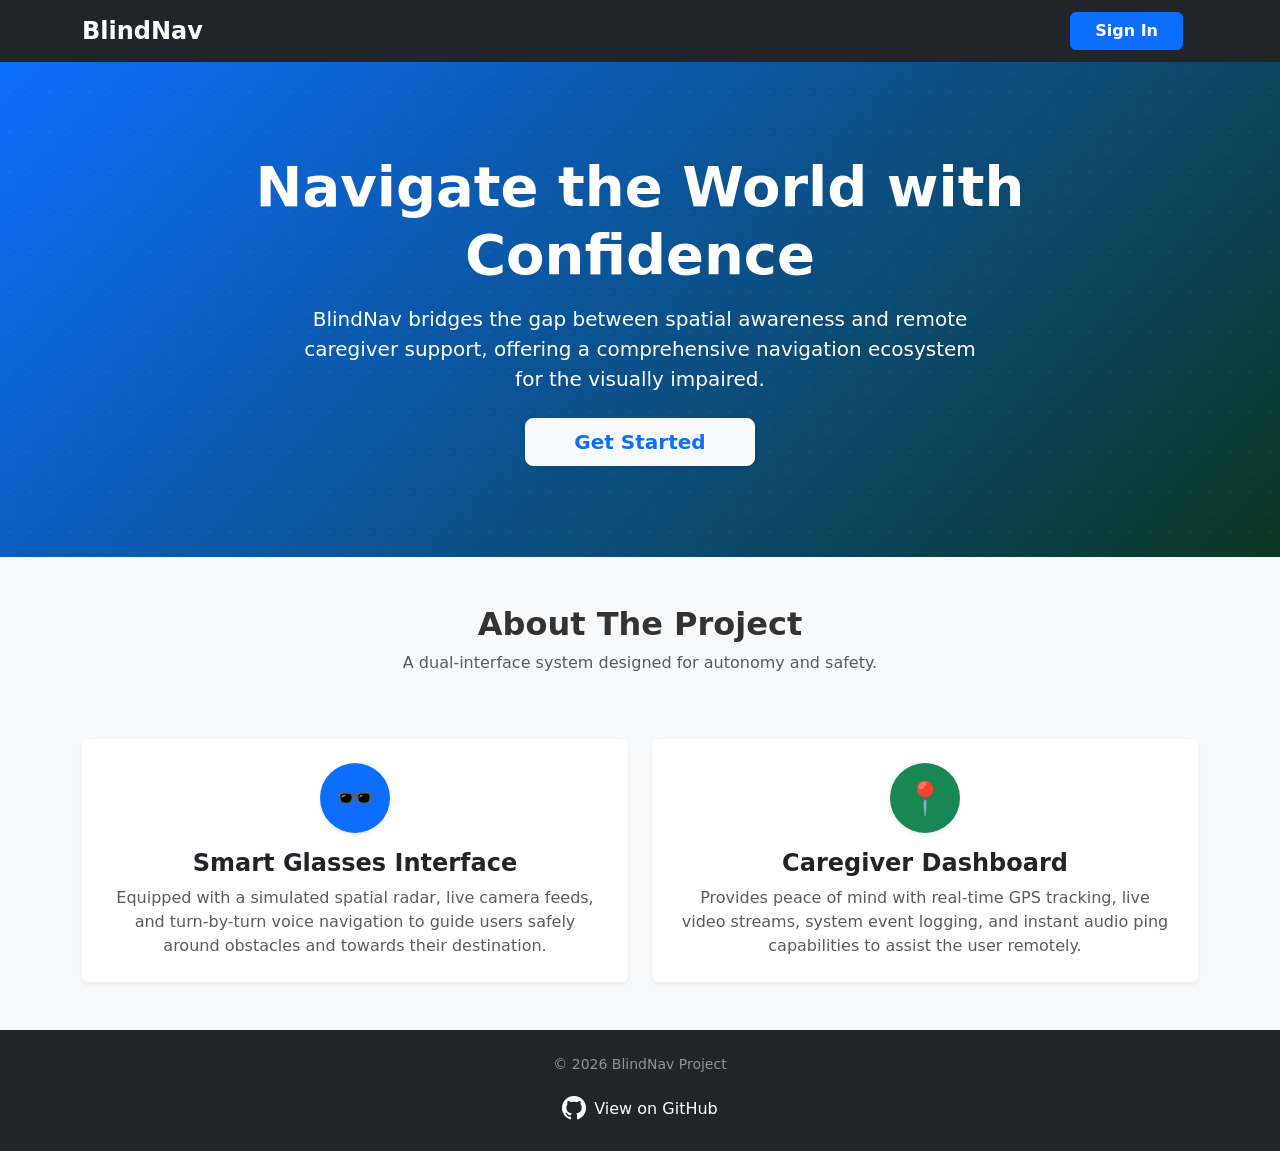
<file: index.html>
<!DOCTYPE html>
<html lang="en">
<head>
    <meta charset="UTF-8">
    <meta name="viewport" content="width=device-width, initial-scale=1.0">
    <title>BlindNav - Empowering Navigation</title>
    <link rel="stylesheet" href="https://cdn.jsdelivr.net/npm/bootstrap@5.3.0/dist/css/bootstrap.min.css">
    <link rel="stylesheet" href="assets/css/index.css">
    <link rel="stylesheet" href="assets/css/global.css">
    <link rel="stylesheet" href="https://cdn.jsdelivr.net/npm/bootstrap-icons@1.10.5/font/bootstrap-icons.css">
</head>
<body class="bg-light d-flex flex-column min-vh-100">

    <nav class="navbar navbar-expand-lg navbar-dark bg-dark shadow-sm">
        <div class="container">
            <a class="navbar-brand fw-bold fs-4" href="#">BlindNav</a>
            <div class="ms-auto">
                <a href="components/login/login.html" class="btn btn-primary fw-bold px-4">Sign In</a>
            </div>
        </div>
    </nav>

    <header class="hero-section text-center text-white d-flex align-items-center justify-content-center">
        <div class="container px-4">
            <h1 class="display-4 fw-bold mb-3">Navigate the World with Confidence</h1>
            <p class="lead mb-4 mx-auto" style="max-width: 700px;">
                BlindNav bridges the gap between spatial awareness and remote caregiver support, offering a comprehensive navigation ecosystem for the visually impaired.
            </p>
            <a href="./components/login/login.html" class="btn btn-light btn-lg fw-bold text-primary shadow-sm px-5 z-index-1 position-relative">Get Started</a>
        </div>
    </header>

    <main class="container py-5 flex-grow-1">
        <div class="row text-center mb-5">
            <div class="col-12">
                <h2 class="fw-bold">About The Project</h2>
                <p class="text-muted">A dual-interface system designed for autonomy and safety.</p>
            </div>
        </div>

        <div class="row g-4">
            <div class="col-md-6">
                <div class="card h-100 shadow-sm border-0">
                    <div class="card-body p-4 text-center">
                        <div class="feature-icon bg-primary text-white mb-3 rounded-circle d-inline-flex align-items-center justify-content-center fs-2 shadow-sm" style="width: 70px; height: 70px;">
                            🕶️
                        </div>
                        <h4 class="fw-bold">Smart Glasses Interface</h4>
                        <p class="text-muted mb-0">
                            Equipped with a simulated spatial radar, live camera feeds, and turn-by-turn voice navigation to guide users safely around obstacles and towards their destination.
                        </p>
                    </div>
                </div>
            </div>

            <div class="col-md-6">
                <div class="card h-100 shadow-sm border-0">
                    <div class="card-body p-4 text-center">
                        <div class="feature-icon bg-success text-white mb-3 rounded-circle d-inline-flex align-items-center justify-content-center fs-2 shadow-sm" style="width: 70px; height: 70px;">
                            📍
                        </div>
                        <h4 class="fw-bold">Caregiver Dashboard</h4>
                        <p class="text-muted mb-0">
                            Provides peace of mind with real-time GPS tracking, live video streams, system event logging, and instant audio ping capabilities to assist the user remotely.
                        </p>
                    </div>
                </div>
            </div>
        </div>
    </main>

    <footer class="bg-dark text-white text-center py-4 mt-auto">
        <div class="container">
            <p class="mb-0 text-white-50 small">© 2026 BlindNav Project</p>
            <a href="https://github.com/noamavned/BlindNav" target="_blank" id="GithubLink">
                <i class="bi bi-github fs-4"></i>
                <span class="ms-2">View on GitHub</span>
            </a>
        </div>
    </footer>
</body>
</html>
</file>
<file: assets/css/index.css>
* :not(.btn){
    cursor: default !important;
}

.hero-section {
    background: linear-gradient(135deg, #0d6efd 0%, #0a3622 100%);
    min-height: 55vh;
    padding: 4rem 0;
    position: relative;
    overflow: hidden;
}

.hero-section::before {
    content: "";
    position: absolute;
    top: 0; left: 0; right: 0; bottom: 0;
    background-image: radial-gradient(circle at center, rgba(255,255,255,0.1) 1px, transparent 1px);
    background-size: 20px 20px;
    opacity: 0.5;
}

.feature-icon {
    transition: transform 0.3s ease;
}

.card:hover .feature-icon {
    transform: scale(1.1);
}

.card {
    transition: transform 0.2s ease, box-shadow 0.2s ease;
}

.card:hover {
    transform: translateY(-5px);
    box-shadow: 0 .5rem 1rem rgba(0,0,0,.15)!important;
}

#GithubLink {
    color: #fff;
    text-decoration: none;
    transition: color 0.3s ease;
    display: inline-flex;
    align-items: center;
    margin-top: 1rem;
}

#GithubLink:hover {
    color: #ffffffbb;
}
</file>
<file: assets/css/global.css>
body {
    font-family: system-ui, -apple-system, sans-serif;
    margin: 0;
    background-color: #f4f4f9;
    color: #333;
    
}
nav {
    background: #222;
    padding: 1rem;
    h1 {
        -webkit-user-select: none; 
        -ms-user-select: none;
        user-select: none;
        cursor: default;
    }
}
nav a {
    color: white;
    margin-right: 15px;
    text-decoration: none;
}
main {
    padding: 20px;
}
</file>
